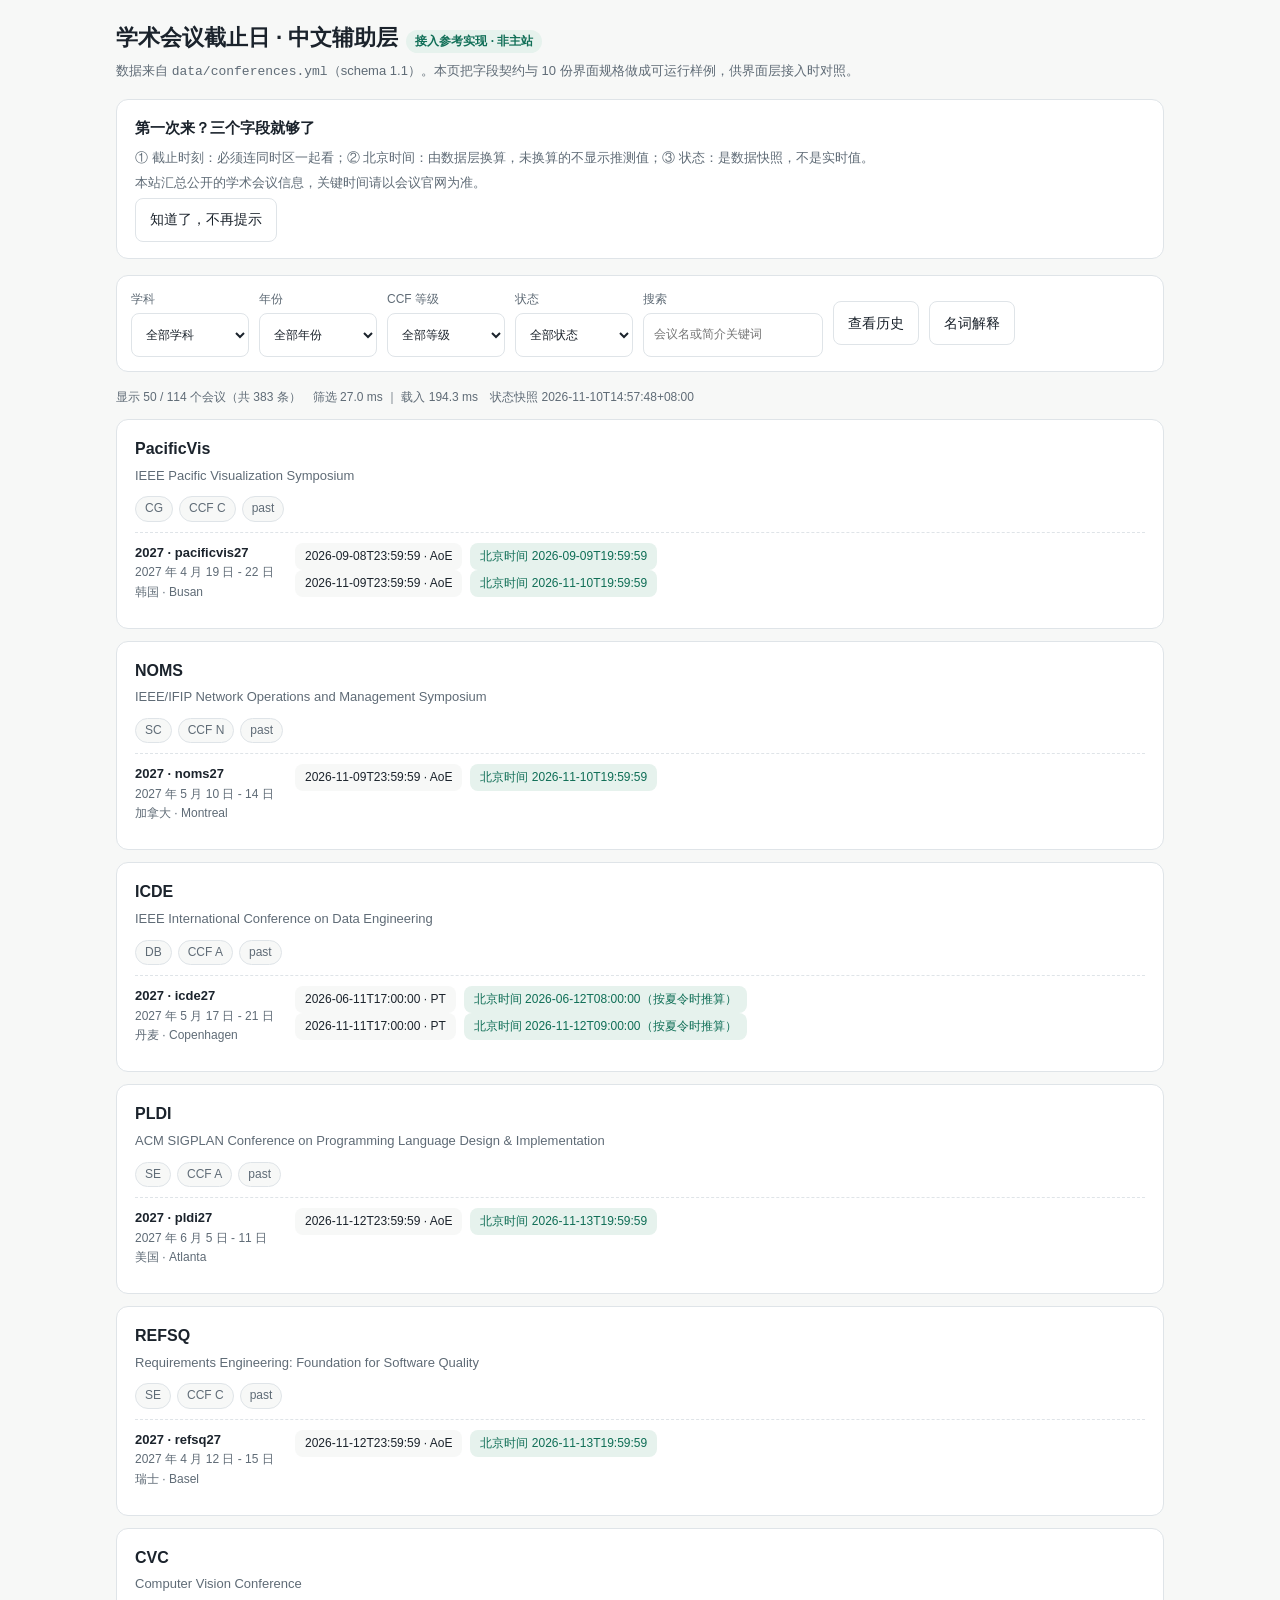
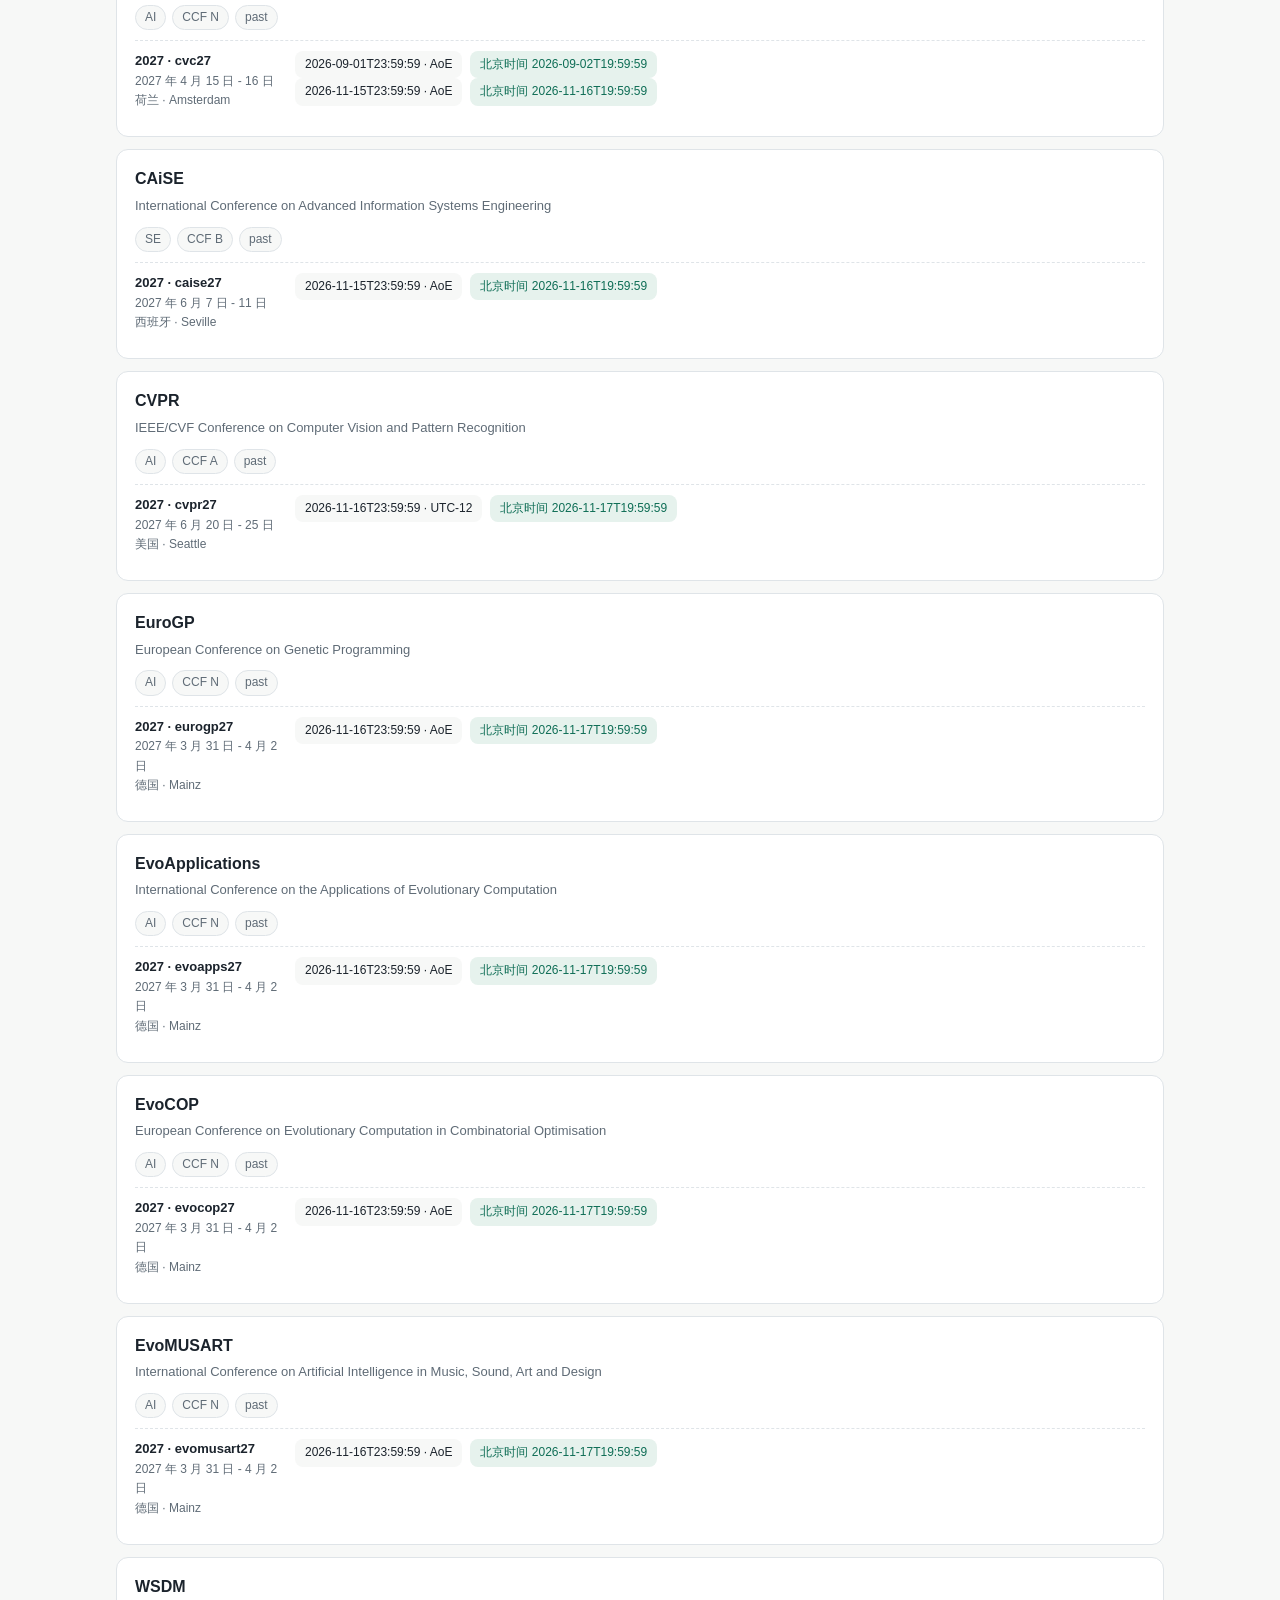
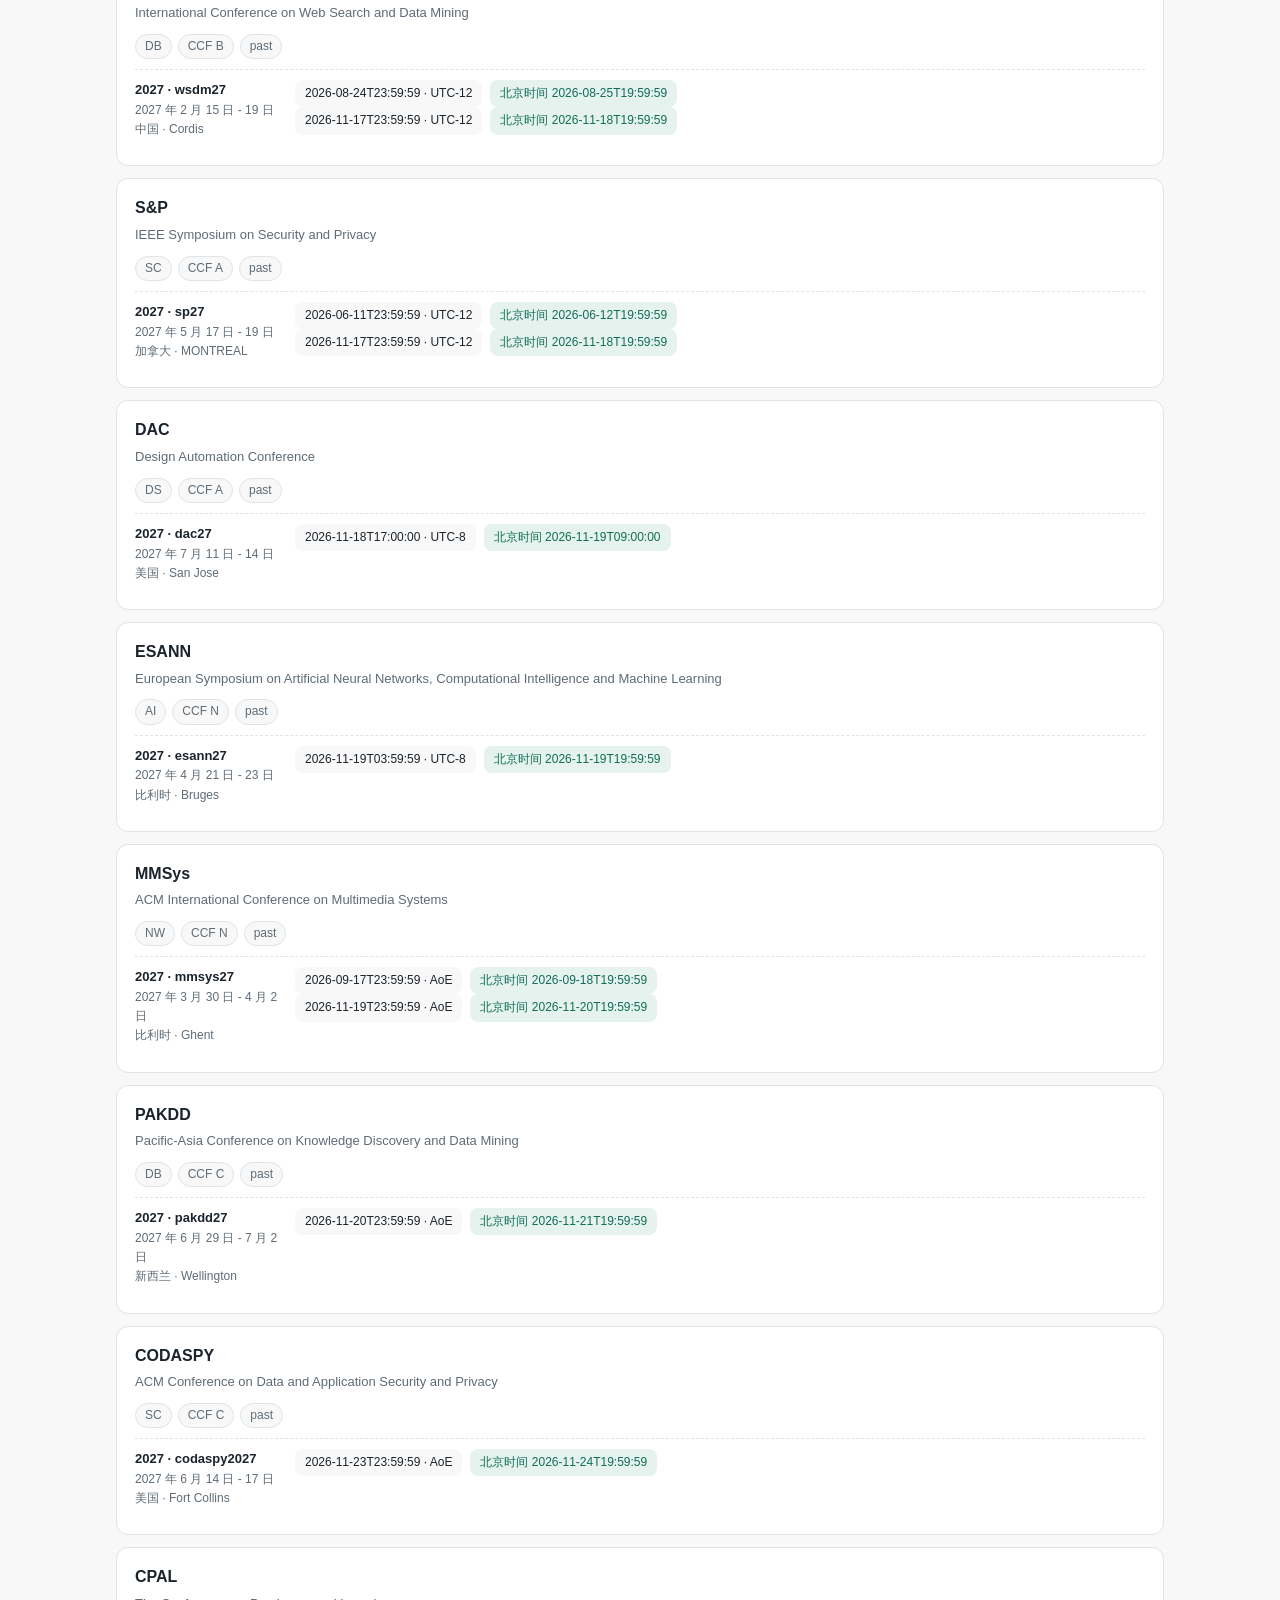
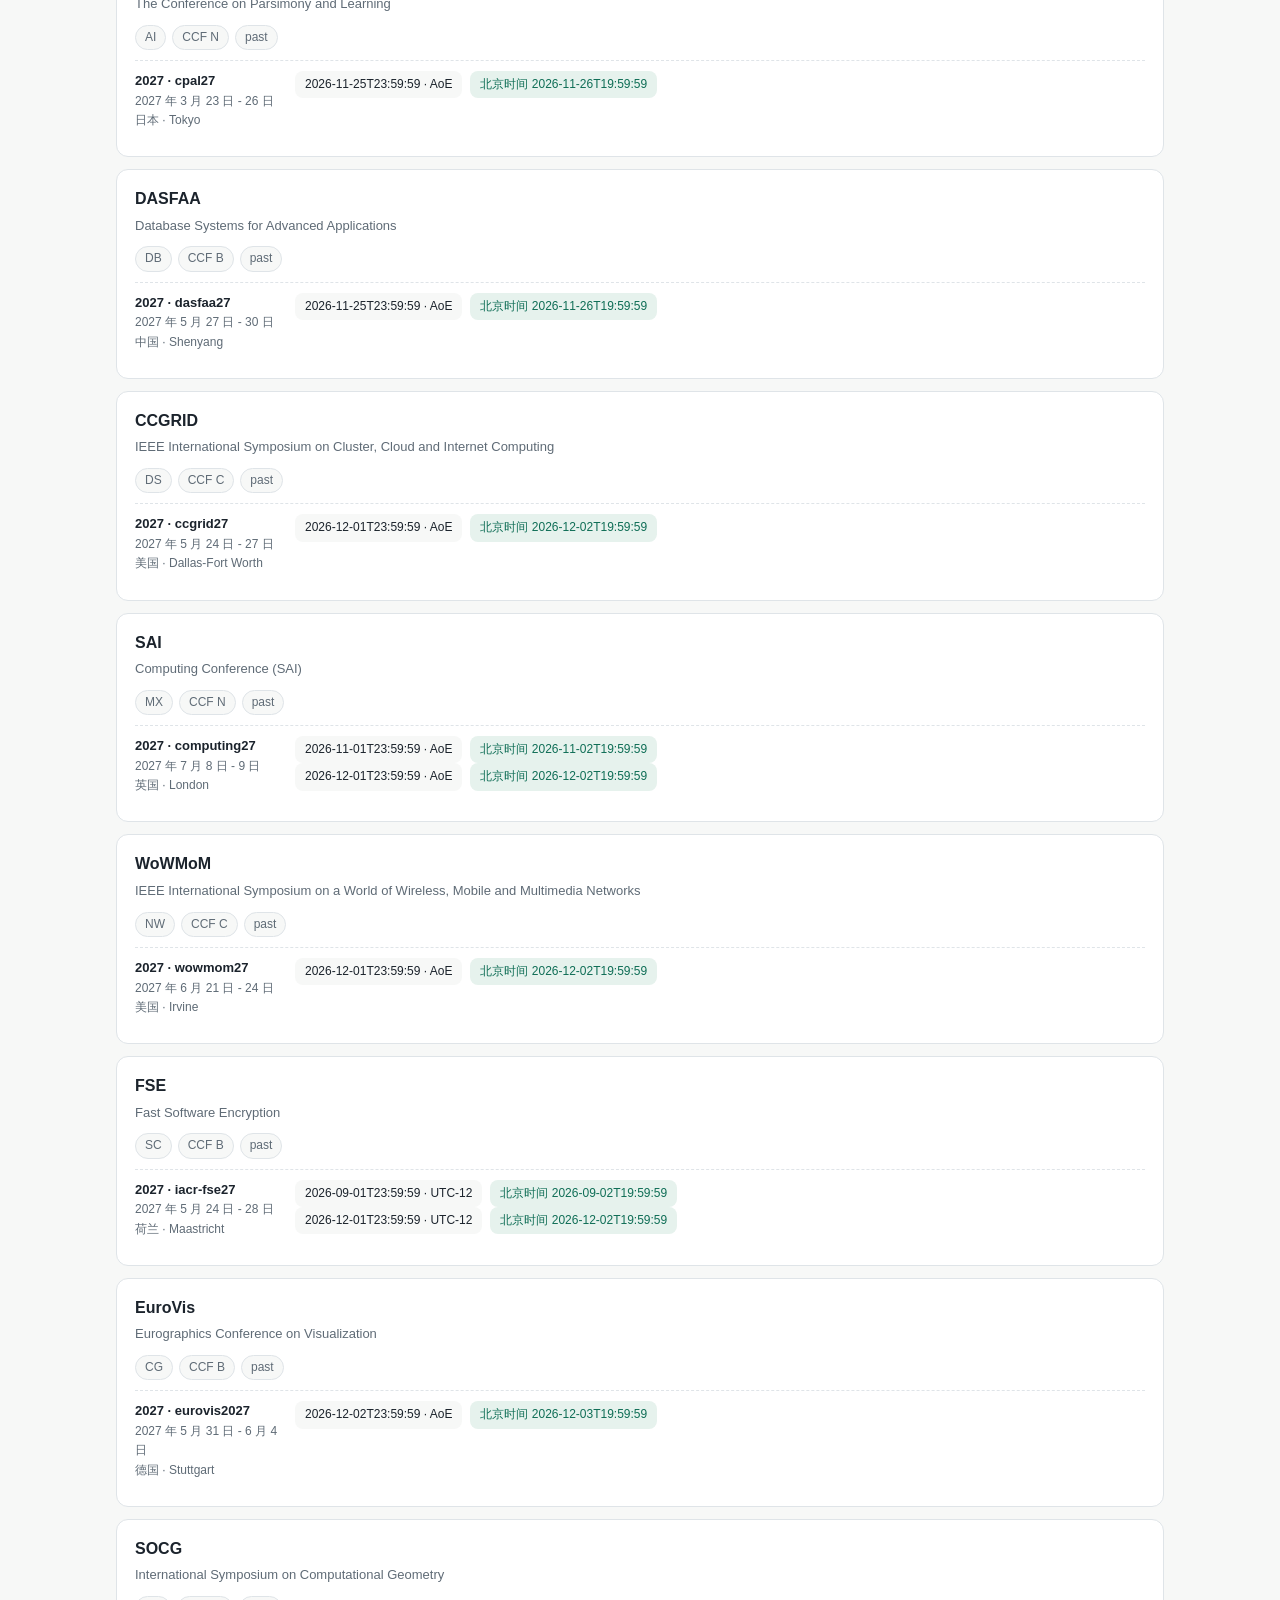
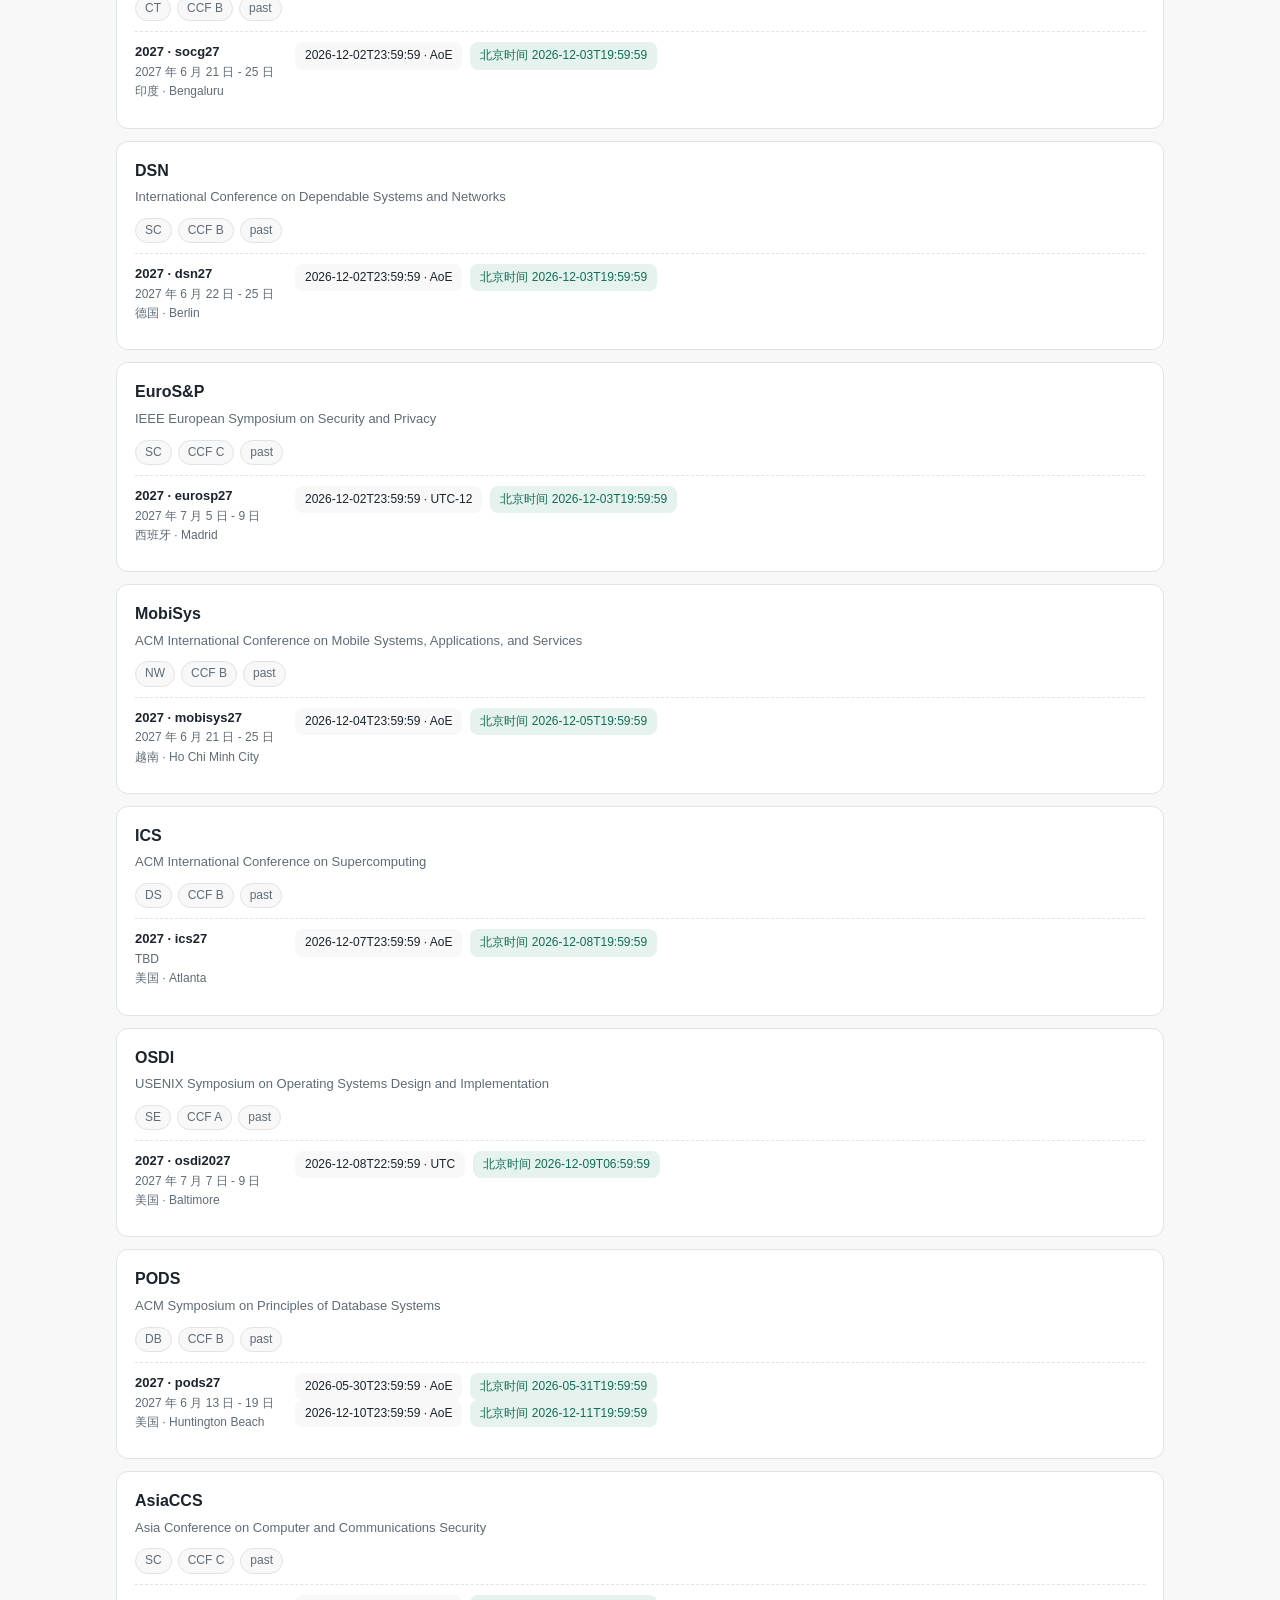
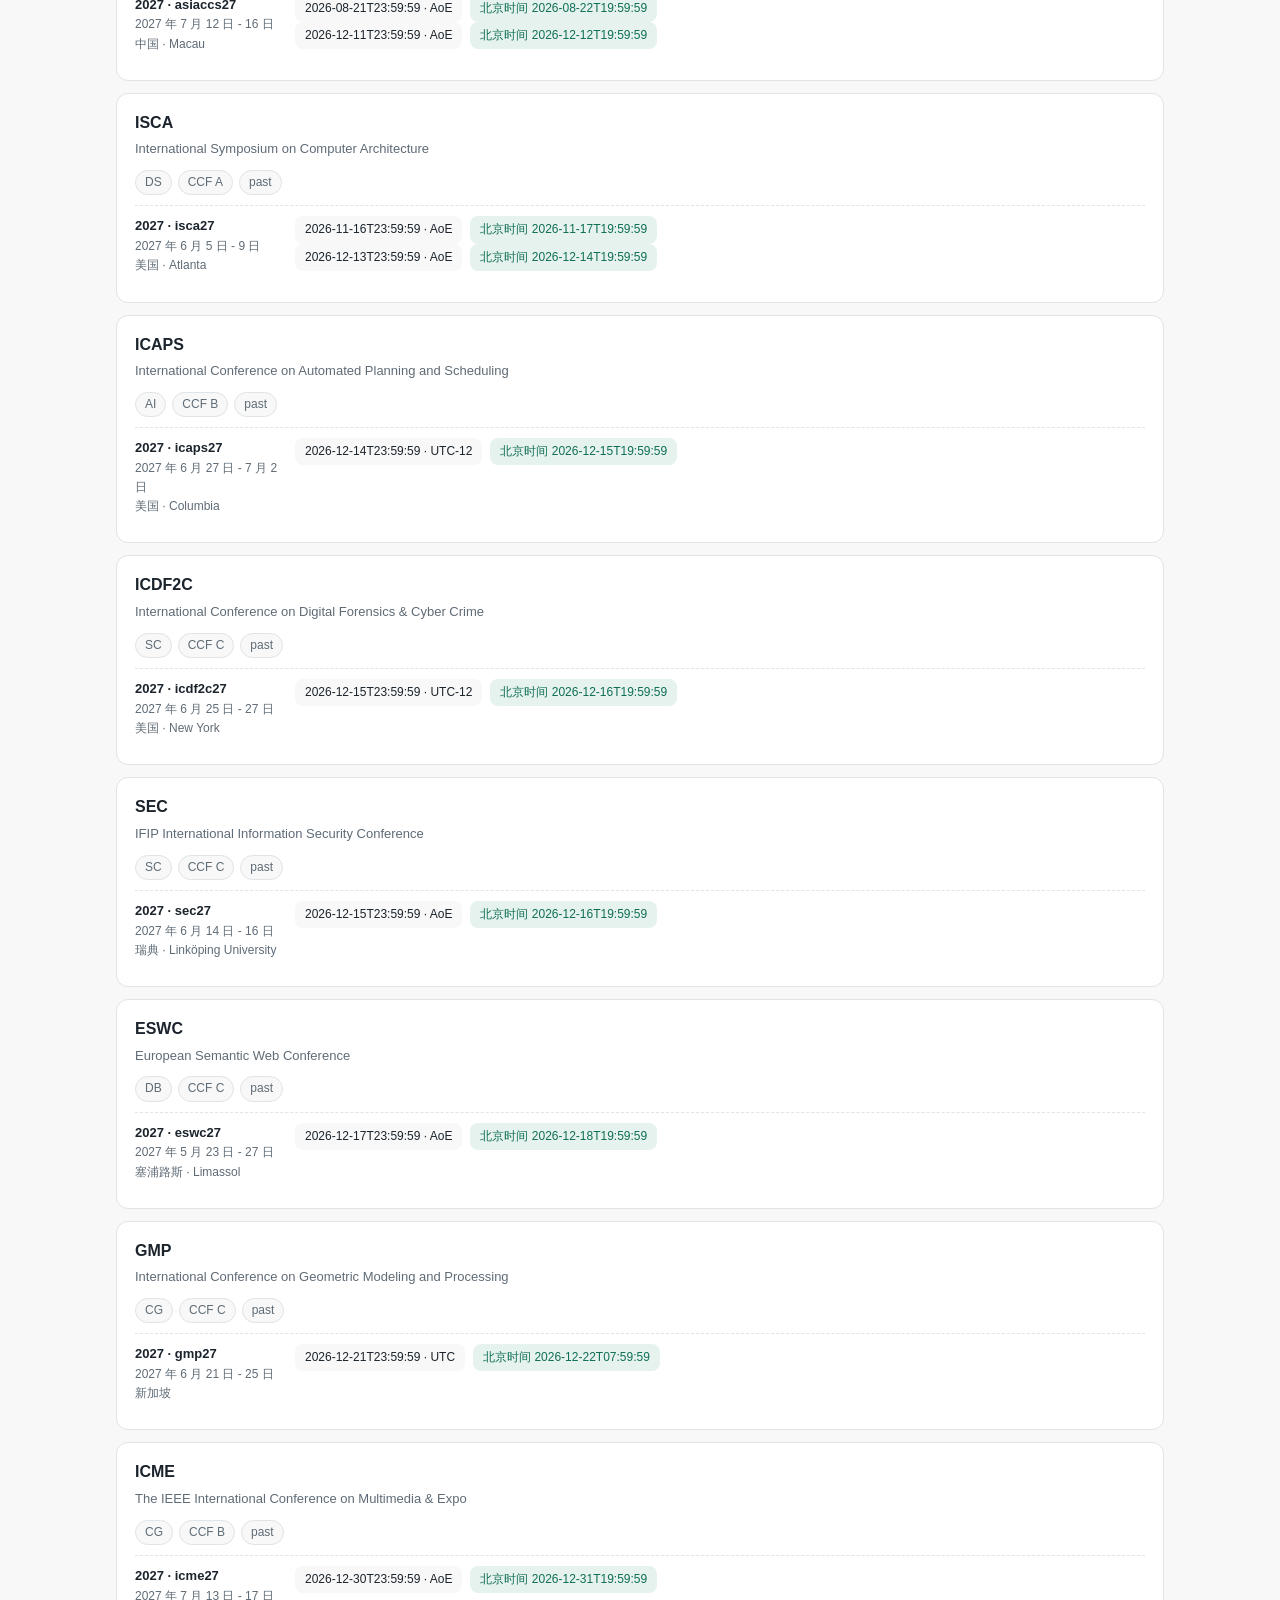
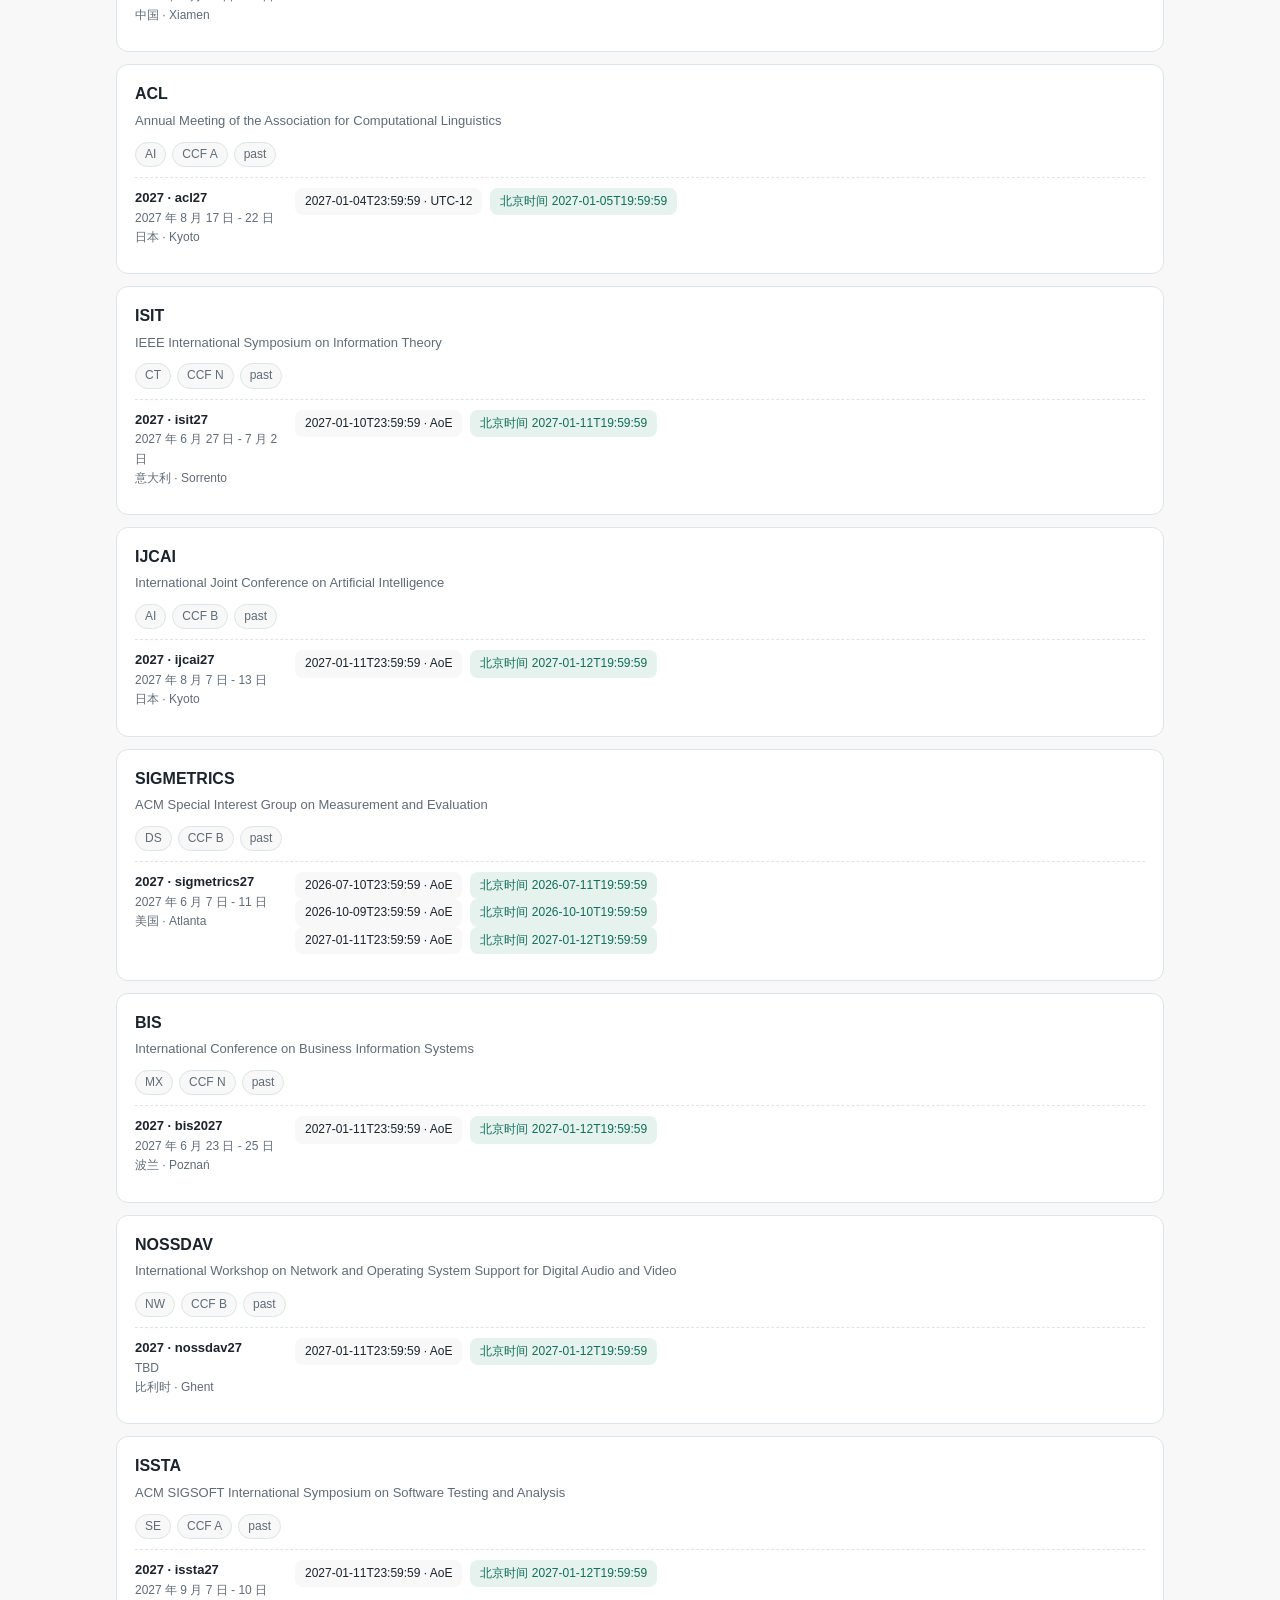
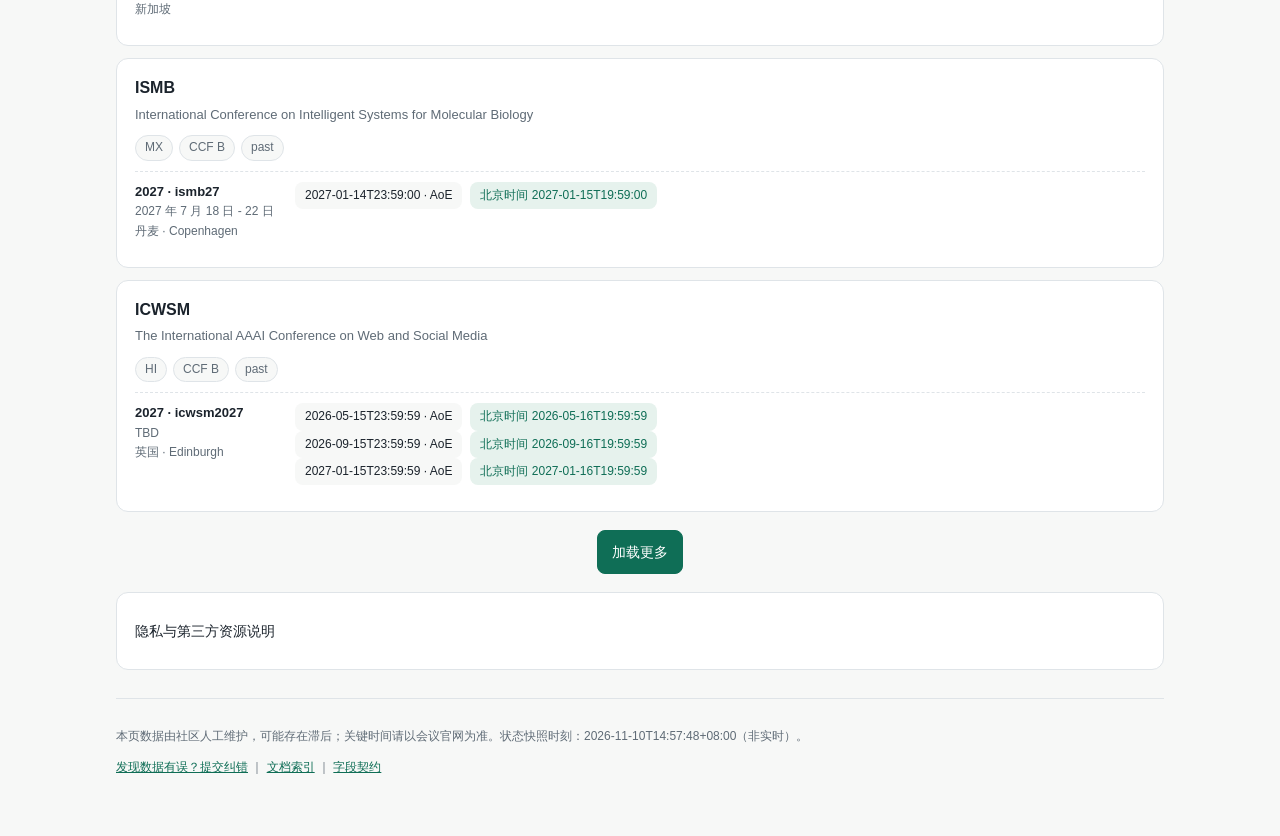
<file: docs/zh-preview.html>
<!DOCTYPE html>
<html lang="zh-CN">
<head>
<meta charset="UTF-8">
<meta name="viewport" content="width=device-width, initial-scale=1">
<title>学术会议截止日 · 中文辅助层（接入参考实现）</title>
<style>
:root{--ink:#1b232c;--muted:#5f6b76;--line:#dfe4e8;--bg:#f7f8f7;--card:#fff;--accent:#0f6e56;--accent-soft:#e6f2ed;--warn:#a32d2d;--warn-soft:#fbeaea}
*{box-sizing:border-box}
body{margin:0;background:var(--bg);color:var(--ink);font-family:-apple-system,BlinkMacSystemFont,"Segoe UI","Microsoft YaHei",sans-serif;font-size:14px;line-height:1.6}
.wrap{max-width:1080px;margin:0 auto;padding:20px 16px 48px}
header h1{font-size:22px;margin:0 0 6px;font-weight:600}
header p{margin:0;color:var(--muted);font-size:13px}
.badge{display:inline-block;padding:2px 9px;border-radius:999px;background:var(--accent-soft);color:var(--accent);font-size:12px;margin-left:8px}
.guide,.privacy,.glossary{background:var(--card);border:1px solid var(--line);border-radius:12px;padding:16px 18px;margin:16px 0}
.guide h2,.privacy h2,.glossary h2{font-size:15px;margin:0 0 8px;font-weight:600}
.guide p,.privacy p{margin:4px 0;color:var(--muted);font-size:13px}
button{font:inherit;cursor:pointer;border:1px solid var(--line);background:var(--card);color:var(--ink);border-radius:8px;padding:8px 14px;min-height:44px}
button.primary{background:var(--accent);border-color:var(--accent);color:#fff}
.filters{display:flex;flex-wrap:wrap;gap:10px;align-items:center;background:var(--card);border:1px solid var(--line);border-radius:12px;padding:14px;margin:16px 0}
.filters label{font-size:12px;color:var(--muted);display:flex;flex-direction:column;gap:4px}
select,input[type=search]{font:inherit;min-height:44px;border:1px solid var(--line);border-radius:8px;padding:8px 10px;background:#fff;color:var(--ink);min-width:118px}
input[type=search]{flex:1;min-width:180px}
.meta{display:flex;flex-wrap:wrap;gap:12px;color:var(--muted);font-size:12px;margin:0 0 12px}
.row{background:var(--card);border:1px solid var(--line);border-radius:12px;padding:16px 18px;margin:0 0 12px}
.row h3{margin:0 0 4px;font-size:16px;font-weight:600}
.row .desc{color:var(--muted);font-size:13px;margin:0 0 10px}
.tags{display:flex;flex-wrap:wrap;gap:6px;margin-bottom:10px}
.tag{font-size:12px;padding:2px 9px;border-radius:999px;background:var(--bg);border:1px solid var(--line);color:var(--muted)}
.tag.active{background:var(--accent-soft);color:var(--accent);border-color:transparent}
.ev{border-top:1px dashed var(--line);padding:10px 0;display:grid;grid-template-columns:150px 1fr;gap:10px}
.ev:first-of-type{border-top:0}
.ev .yr{font-weight:600;font-size:13px}
.ev .small{font-size:12px;color:var(--muted)}
.dual{display:flex;flex-wrap:wrap;gap:8px}
.dual span{background:var(--bg);border-radius:8px;padding:4px 10px;font-size:12px}
.dual .bj{background:var(--accent-soft);color:var(--accent)}
.dual .na{background:var(--warn-soft);color:var(--warn)}
footer{margin-top:28px;padding-top:16px;border-top:1px solid var(--line);color:var(--muted);font-size:12px}
footer a{color:var(--accent)}
details summary{cursor:pointer;min-height:44px;display:flex;align-items:center}
.glossary ul{margin:8px 0 0;padding-left:20px;color:var(--muted);font-size:13px}
#audit-result{display:none}
@media(max-width:640px){.wrap{padding:14px 12px 36px}.filters{flex-direction:column;align-items:stretch}.filters label{width:100%}select,input[type=search]{width:100%}.ev{grid-template-columns:1fr}.row{padding:14px}}
</style>
</head>
<body>
<div class="wrap">
<header>
  <h1>学术会议截止日 · 中文辅助层<span class="badge">接入参考实现 · 非主站</span></h1>
  <p>数据来自 <code>data/conferences.yml</code>（schema 1.1）。本页把字段契约与 10 份界面规格做成可运行样例，供界面层接入时对照。</p>
</header>

<div class="guide" id="guide">
  <h2>第一次来？三个字段就够了</h2>
  <p>① 截止时刻：必须连同时区一起看；② 北京时间：由数据层换算，未换算的不显示推测值；③ 状态：是数据快照，不是实时值。</p>
  <p>本站汇总公开的学术会议信息，关键时间请以会议官网为准。</p>
  <button id="guideClose">知道了，不再提示</button>
</div>

<div class="filters">
  <label>学科<select id="fSub"></select></label>
  <label>年份<select id="fYear"></select></label>
  <label>CCF 等级<select id="fRank"></select></label>
  <label>状态<select id="fStatus"></select></label>
  <label>搜索<input type="search" id="fQuery" placeholder="会议名或简介关键词"></label>
  <button id="btnHistory">查看历史</button>
  <button id="btnGlossary">名词解释</button>
</div>

<div class="meta">
  <span id="mCount">载入中…</span><span id="mPerf"></span><span id="mAsOf"></span>
</div>

<div id="list"></div>
<div style="text-align:center;margin:18px 0"><button id="btnMore" class="primary">加载更多</button></div>

<div class="glossary" id="glossary" style="display:none">
  <h2>名词解释</h2>
  <ul id="terms"></ul>
</div>

<div class="privacy">
  <details>
    <summary>隐私与第三方资源说明</summary>
    <p>本页不要求注册、不采集学生身份信息；本地存储仅用于「首次引导已关闭」偏好。</p>
    <p>主站已核实的第三方资源：Google AdSense（ca-pub-2114972416819347，广告）、Google Tag Manager / gtag（G-RY374M6FJ8，访问统计）；privacy-modal.js 为第一方组件。</p>
    <p>关闭统计的方式：浏览器阻止第三方 Cookie、使用隐私模式或广告拦截扩展。页面自身未提供开关，不做未核实承诺。</p>
  </details>
</div>

<footer>
  <p>本页数据由社区人工维护，可能存在滞后；关键时间请以会议官网为准。状态快照时刻：<span id="fAsOf">—</span>（非实时）。</p>
  <p><a id="feedback" href="#" target="_blank" rel="noopener">发现数据有误？提交纠错</a> ｜ <a href="README.md">文档索引</a> ｜ <a href="field-contract.md">字段契约</a></p>
</footer>

<pre id="audit-result">pending</pre>
</div>

<script>
(function () {
  var DATA = null, GLOSS = null, I18N = null, INDEX = null;
  var PAGE = 50, shown = 50, history = false;
  var t0 = performance.now(), loadMs = 0, filterMs = 0;
  var byId = function (id) { return document.getElementById(id); };
  var esc = function (s) {
    return String(s == null ? '' : s).replace(/&/g, '&amp;').replace(/</g, '&lt;')
      .replace(/>/g, '&gt;').replace(/"/g, '&quot;');
  };
  var opt = function (sel, values, all) {
    var html = '<option value="">' + all + '</option>';
    values.forEach(function (v) { html += '<option value="' + esc(v) + '">' + esc(v) + '</option>'; });
    sel.innerHTML = html;
  };
  var txt = function (v, fallback) { return (v === null || v === undefined || v === '') ? fallback : v; };

  function dual(ev) {
    var parts = [];
    (ev.timeline || []).forEach(function (p) {
      var raw = txt(p.deadline, '尚未公布') + ' · ' + txt(ev.timezone, '时区未列');
      var right, cls = 'bj';
      if (p.deadline_beijing) { right = '北京时间 ' + p.deadline_beijing; }
      else if (p.deadline_beijing_dst) { right = '北京时间 ' + p.deadline_beijing_dst + '（按夏令时推算）'; }
      else if (p.deadline === 'TBD') { right = '尚未公布'; cls = 'na'; }
      else { right = '需按具体日期换算'; cls = 'na'; }
      parts.push('<div class="dual"><span>' + esc(raw) + '</span><span class="' + cls + '">' + esc(right) + '</span></div>');
    });
    return parts.length ? parts.join('') : '<div class="dual"><span class="na">暂无截止日信息</span></div>';
  }

  function filtered() {
    var t = performance.now();
    var sub = byId('fSub').value, year = byId('fYear').value, rank = byId('fRank').value,
        status = byId('fStatus').value, q = byId('fQuery').value.trim().toLowerCase();
    var rows = DATA.filter(function (r) {
      if (sub && r.sub !== sub) return false;
      if (rank && String(r.ccf || '') !== rank) return false;
      var evs = r.events || [];
      if (year && !evs.some(function (e) { return String(e.year) === year; })) return false;
      if (!history && !evs.some(function (e) { return e.status === 'active'; })) return false;
      if (status && !evs.some(function (e) { return e.status === status; })) return false;
      if (q && (String(r.title || '') + ' ' + String(r.description || '')).toLowerCase().indexOf(q) < 0) return false;
      return true;
    });
    rows.sort(function (a, b) { return String(a.sort_key || '').localeCompare(String(b.sort_key || '')); });
    filterMs = performance.now() - t;
    return rows;
  }

  function render() {
    var rows = filtered(), slice = rows.slice(0, shown), html = [];
    slice.forEach(function (r) {
      var evs = (r.events || []).filter(function (e) { return history || e.status === 'active'; }).slice(0, 3);
      html.push('<div class="row"><h3>' + esc(r.title) + '</h3><p class="desc">' + esc(r.description) + '</p>');
      html.push('<div class="tags"><span class="tag">' + esc(r.sub) + '</span>');
      if (r.ccf) html.push('<span class="tag">CCF ' + esc(r.ccf) + '</span>');
      html.push('<span class="tag">' + esc((r.events || [])[0] ? r.events[0].status : '') + '</span></div>');
      evs.forEach(function (e) {
        html.push('<div class="ev"><div><div class="yr">' + esc(e.year) + ' · ' + esc(e.id) + '</div>');
        html.push('<div class="small">' + esc(txt(e.date_zh, e.date || '日期未列')) + '</div>');
        html.push('<div class="small">' + esc(txt(e.place_zh, e.place || '地点未列')) + '</div></div>');
        html.push('<div>' + dual(e) + '</div></div>');
      });
      html.push('</div>');
    });
    byId('list').innerHTML = html.length ? html.join('') : '<div class="row">没有符合条件的会议。</div>';
    byId('mCount').textContent = '显示 ' + Math.min(shown, rows.length) + ' / ' + rows.length + ' 个会议（共 ' + DATA.length + ' 条）';
    byId('mPerf').textContent = '筛选 ' + filterMs.toFixed(1) + ' ms ｜ 载入 ' + loadMs.toFixed(1) + ' ms';
    byId('btnMore').style.display = rows.length > shown ? '' : 'none';
    audit(rows.length);
  }

  function audit(count) {
    var body = parseFloat(getComputedStyle(document.body).fontSize) || 14;
    var btn = byId('btnMore');
    var hot = btn ? btn.getBoundingClientRect().height : 44;
    var res = {
      viewport: window.innerWidth,
      scrollWidth: document.documentElement.scrollWidth,
      noOverflow: document.documentElement.scrollWidth <= window.innerWidth + 2,
      bodyFont: body, fontOk: body >= 12,
      tapHeight: Math.round(hot), tapOk: hot >= 44,
      rowsRendered: document.querySelectorAll('.row').length,
      filtered: count, total: DATA ? DATA.length : 0,
      filterMs: Number(filterMs.toFixed(2)), loadMs: Number(loadMs.toFixed(2))
    };
    byId('audit-result').textContent = JSON.stringify(res);
  }

  function bind() {
    ['fSub', 'fYear', 'fRank', 'fStatus', 'fQuery'].forEach(function (id) {
      byId(id).addEventListener('input', function () { shown = PAGE; render(); });
    });
    byId('btnHistory').addEventListener('click', function () {
      history = !history; this.textContent = history ? '只看进行中' : '查看历史'; shown = PAGE; render();
    });
    byId('btnMore').addEventListener('click', function () { shown += PAGE; render(); });
    byId('btnGlossary').addEventListener('click', function () {
      var g = byId('glossary'); g.style.display = g.style.display === 'none' ? '' : 'none';
    });
    if (localStorage.getItem('acn-guide-closed') === '1') byId('guide').style.display = 'none';
    byId('guideClose').addEventListener('click', function () {
      try { localStorage.setItem('acn-guide-closed', '1'); } catch (e) {}
      byId('guide').style.display = 'none';
    });
  }

  Promise.all([
    fetch('../data/conferences.json').then(function (r) { return r.json(); }),
    fetch('../data/glossary.json').then(function (r) { return r.json(); }),
    fetch('../data/i18n/zh.json').then(function (r) { return r.json(); }),
    fetch('../data/filter-index.json').then(function (r) { return r.json(); })
  ]).then(function (all) {
    DATA = all[0]; GLOSS = all[1]; I18N = all[2]; INDEX = all[3];
    loadMs = performance.now() - t0;
    var d = INDEX.dimensions || {};
    opt(byId('fSub'), d.sub || [], '全部学科');
    opt(byId('fYear'), (d.year || []).map(String), '全部年份');
    opt(byId('fRank'), d.rank_ccf || [], '全部等级');
    opt(byId('fStatus'), d.status || [], '全部状态');
    var terms = (GLOSS.terms || []).map(function (t) {
      return '<li><b>' + esc(t.term) + '</b>：' + esc(t.meaning) + '（易错：' + esc(t.pitfall) + '）</li>';
    });
    byId('terms').innerHTML = terms.join('');
    var asOf = DATA.length ? DATA[0].status_as_of : '—';
    byId('mAsOf').textContent = '状态快照 ' + asOf;
    byId('fAsOf').textContent = asOf;
    var issue = 'https://github.com/trocedge/ACN/issues/new?title=' +
      encodeURIComponent('[数据纠错] ') + '&body=' +
      encodeURIComponent('会议 id：\n原值：\n建议值：\n来源链接（会议官网）：');
    byId('feedback').href = issue;
    bind();
    render();
  }).catch(function (err) {
    byId('audit-result').textContent = JSON.stringify({ error: String(err) });
    byId('mCount').textContent = '数据载入失败：' + String(err);
  });
}());
</script>
</body>
</html>
</file>
